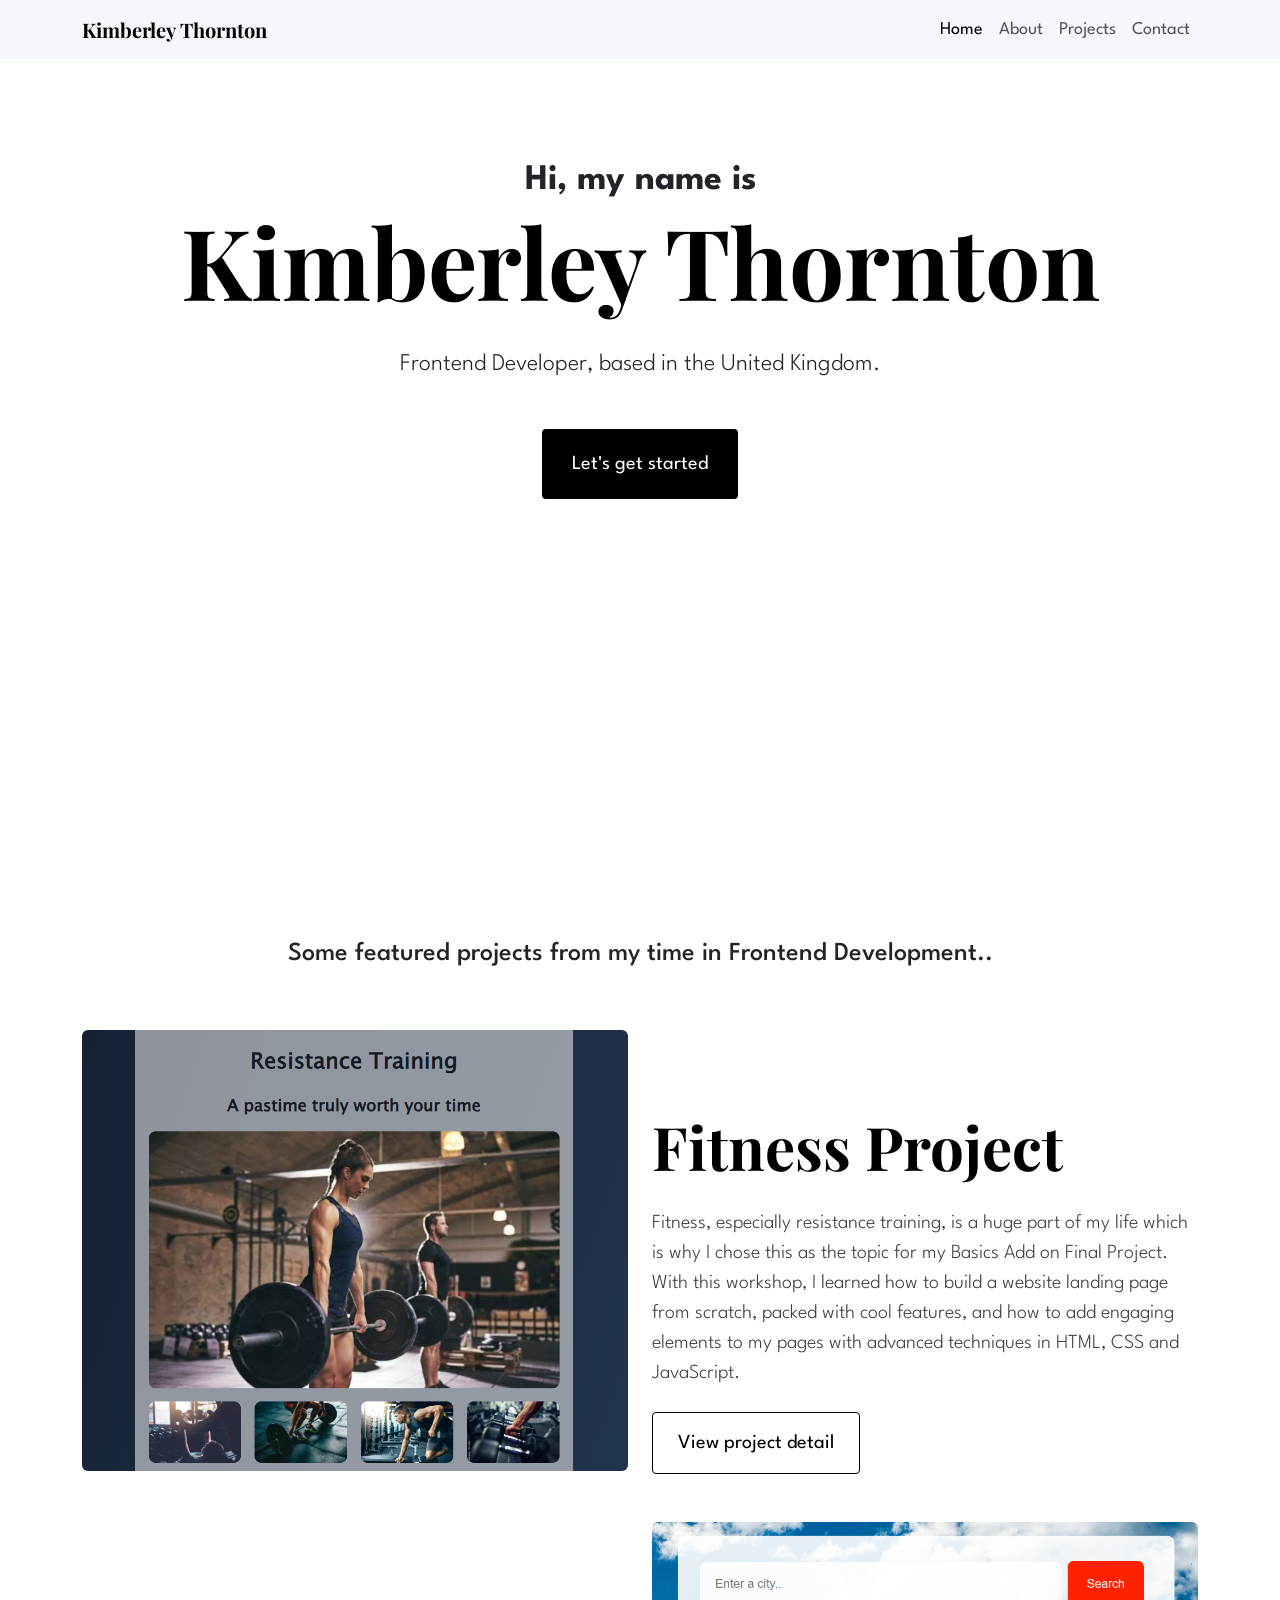
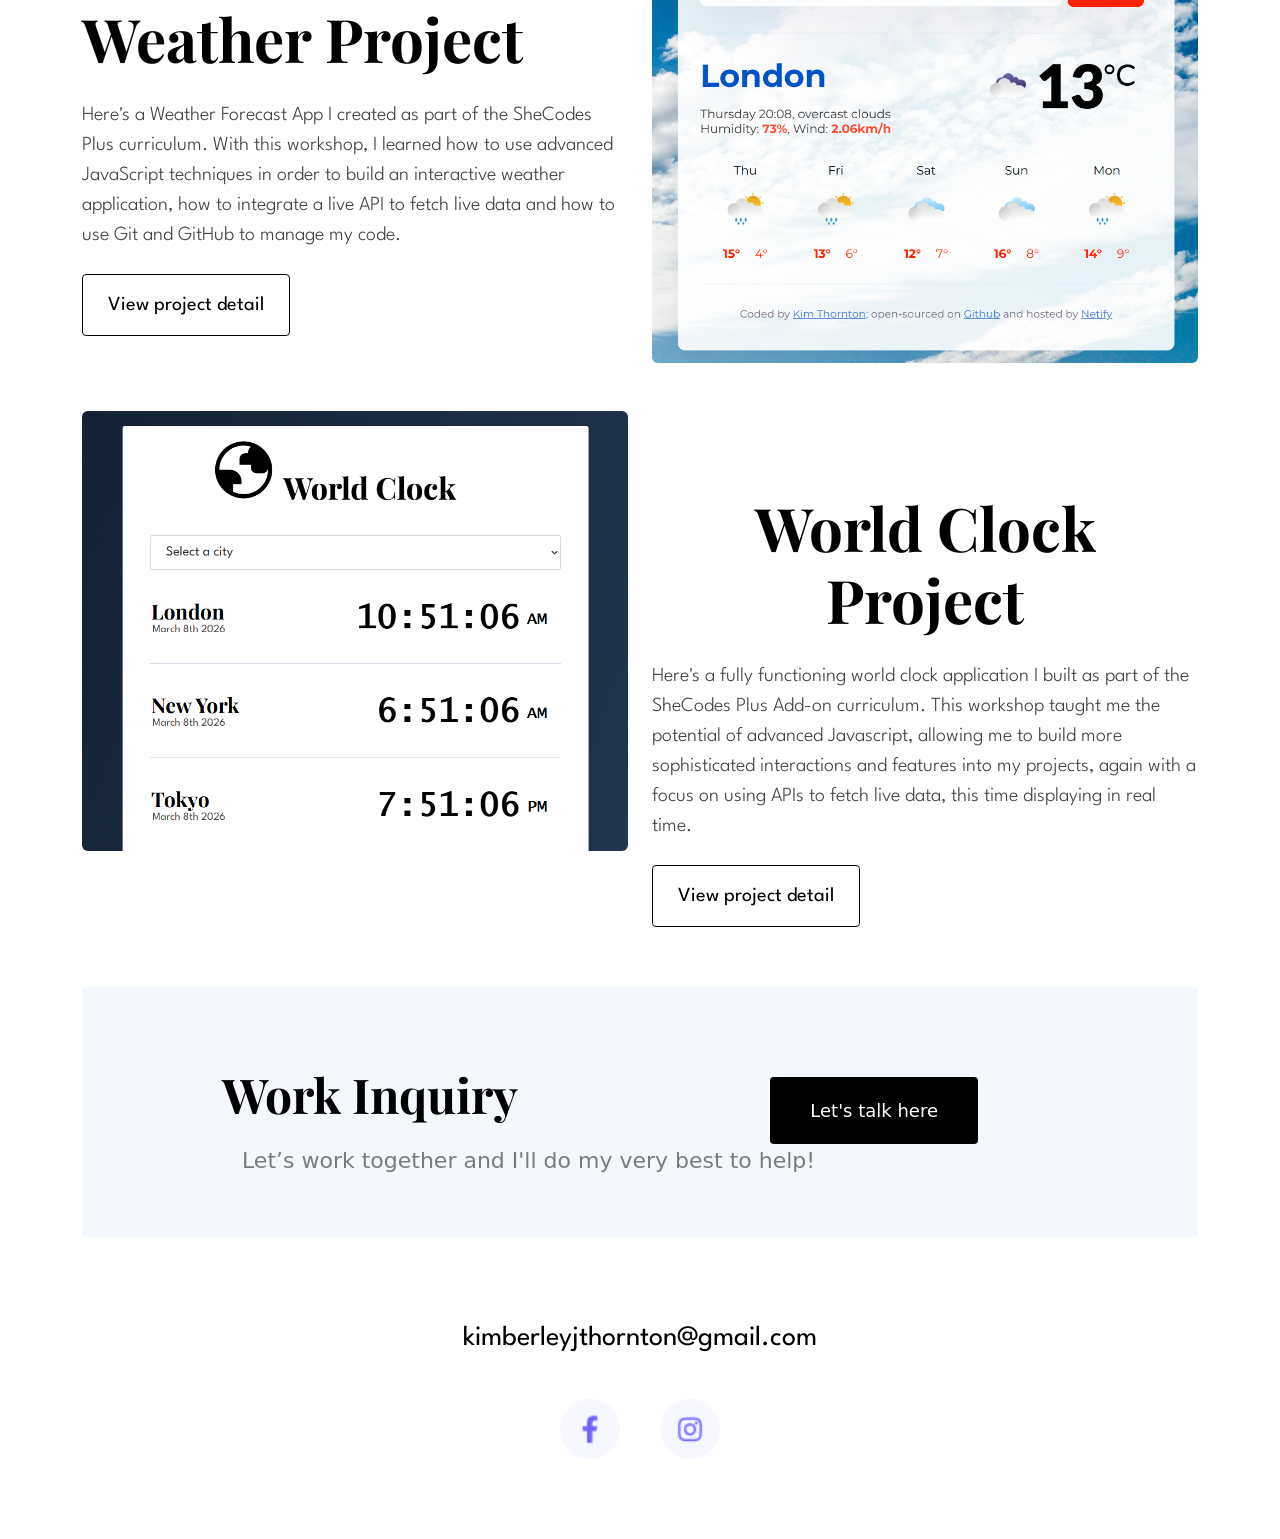
<file: index.html>
<!doctype html>
<html lang="en">
  <head>
    <meta charset="UTF-8" />
    <meta name="viewport" content="width=device-width, initial-scale=1.0" />
    <meta
      name="description"
      content="Kimberley Thornton's project portfolio homepage, discussing her education with SheCodes and showcasing her projects and skills as a frontend developer."
    />
    <link rel="preconnect" href="https://fonts.googleapis.com" />
    <link rel="preconnect" href="https://fonts.gstatic.com" crossorigin />
    <link
      href="https://fonts.googleapis.com/css2?family=League+Spartan:wght@100..900&family=Playfair+Display:ital,wght@0,400..900;1,400..900&display=swap"
      rel="stylesheet"
    />
    <link
      href="https://cdn.jsdelivr.net/npm/bootstrap@5.0.0-beta2/dist/css/bootstrap.min.css"
      rel="stylesheet"
      integrity="sha384-BmbxuPwQa2lc/FVzBcNJ7UAyJxM6wuqIj61tLrc4wSX0szH/Ev+nYRRuWlolflfl"
      crossorigin="anonymous"
    />
    <link rel="stylesheet" href="/css/style.css" />
    <script
      src="https://cdn.jsdelivr.net/npm/bootstrap@5.0.0-beta2/dist/js/bootstrap.bundle.min.js"
      integrity="sha384-b5kHyXgcpbZJO/tY9Ul7kGkf1S0CWuKcCD38l8YkeH8z8QjE0GmW1gYU5S9FOnJ0"
      crossorigin="anonymous"
    ></script>
    <title>
      Homepage to Kimberley Thornton's online project portfolio as frontend
      developer
    </title>
  </head>
  <body>
    <nav class="navbar navbar-expand-lg navbar-light fixed-end">
      <div class="container">
        <a class="navbar-brand" href="index.html" title="Homepage">
          Kimberley Thornton
        </a>
        <button
          class="navbar-toggler order-lg-3 ms-lg-3"
          type="button"
          data-bs-toggle="collapse"
          data-bs-target="#navbarNav"
          aria-controls="navbarNav"
          aria-expanded="false"
          aria-label="Toggle navigation"
        >
          <span class="navbar-toggler-icon"></span>
        </button>
        <div class="collapse navbar-collapse" id="navbarNav">
          <ul class="navbar-nav ms-auto order-lg-2">
            <li class="nav-item">
              <a
                class="nav-link active"
                aria-current="page"
                href="index.html"
                title="Kimberley's Homepage"
                >Home</a
              >
            </li>
            <li class="nav-item">
              <a
                class="nav-link"
                href="about.html"
                title="About Kimberley Thornton"
                >About</a
              >
            </li>
            <li class="nav-item">
              <a
                class="nav-link"
                href="projects.html"
                title="Kimberley's Projects"
                >Projects</a
              >
            </li>
            <li class="nav-item">
              <a
                class="nav-link"
                href="contact.html"
                title="Contact Kimberley Thornton"
                >Contact</a
              >
            </li>
          </ul>
        </div>
      </div>
    </nav>
    <div class="main-container">
      <div class="greetings-container">
        <h1 class="greeting-h1">Hi, my name is</h1>
        <h2 class="name-heading">Kimberley Thornton</h2>
        <h3>Frontend Developer, based in the United Kingdom.</h3>
        <button
          class="go-to-projects-button"
          title="View Kimberley's Projects"
          onclick="
            document
              .getElementById('projects')
              .scrollIntoView({ behavior: 'smooth' })
          "
        >
          Let's get started
        </button>
      </div>
    </div>
    <section>
      <h4 id="projects">
        Some featured projects from my time in Frontend Development..
      </h4>
    </section>
    <div class="container">
      <div class="row">
        <div class="col-md-6">
          <img
            src="images/fitness.png"
            class="img-fluid rounded d-none d-lg-block"
          />
        </div>
        <div class="col-md-6">
          <h2 class="home-project-headings mb-3">Fitness Project</h2>
          <p class="home-project-description mb-3">
            Fitness, especially resistance training, is a huge part of my life
            which is why I chose this as the topic for my Basics Add on Final
            Project. With this workshop, I learned how to build a website
            landing page from scratch, packed with cool features, and how to add
            engaging elements to my pages with advanced techniques in HTML, CSS
            and JavaScript.
          </p>
          <div class="mt-4">
            <a
              href="/projects.html#fitness-project"
              class="fitness-link"
              title="Fitness Project"
              >View project detail</a
            >
          </div>
        </div>
      </div>
      <div class="row mt-5">
        <div class="col-md-6">
          <h2 class="home-project-headings mb-3">Weather Project</h2>
          <p class="home-project-description mb-4">
            Here's a Weather Forecast App I created as part of the SheCodes Plus
            curriculum. With this workshop, I learned how to use advanced
            JavaScript techniques in order to build an interactive weather
            application, how to integrate a live API to fetch live data and how
            to use Git and GitHub to manage my code.
          </p>
          <div>
            <a
              href="/projects.html#weather-project"
              class="weather-link"
              title="Weather Project"
              >View project detail</a
            >
          </div>
        </div>
        <div class="col-md-6">
          <img
            src="images/weather2.png"
            class="img-fluid rounded d-none d-md-block mt-20"
          />
        </div>
      </div>
      <div class="row mt-5">
        <div class="col-md-6">
          <img
            src="images/world-clock.png"
            class="img-fluid rounded d-none d-md-block"
          />
        </div>
        <div class="col-md-6">
          <h2 class="home-project-headings mb-3">World Clock Project</h2>
          <p class="home-project-description mb-2">
            Here's a fully functioning world clock application I built as part
            of the SheCodes Plus Add-on curriculum. This workshop taught me the
            potential of advanced Javascript, allowing me to build more
            sophisticated interactions and features into my projects, again with
            a focus on using APIs to fetch live data, this time displaying in
            real time.
          </p>
          <div class="mt-4">
            <a
              href="/projects.html#world-clock-project"
              class="world-clock-link mt-0"
              title="World Clock Project"
              >View project detail</a
            >
          </div>
        </div>
      </div>
      <div class="work-inquiry-section">
        <div class="work-inquiry-container">
          <h2 class="work-inquiry-text">Work Inquiry</h2>
          <a href="#" class="talk-here-link" title="Get in touch"
            >Let's talk here</a
          >
        </div>
        <p class="work-together-p">
          Let’s work together and I'll do my very best to help!
        </p>
      </div>
      <footer class="socials-footer">
        <a
          href="mailto:kimberleyjthornton@gmail.com"
          class="footer-email-link"
          title="Kimberley's email contact"
        >
          kimberleyjthornton@gmail.com
        </a>
        <div class="container footer-socials-images">
          <div class="row">
            <div class="col-md-6">
              <a
                href="https://www.facebook.com/kimberley.g.thornton"
                target="_blank"
              >
                <img
                  src="images/facebook.png"
                  class="img-fluid socials-icon me-2"
                  alt="Facebook link"
                  title="Facebook page"
                />
              </a>
            </div>
            <div class="col-md-6">
              <a
                href="https://www.instagram.com/kimberleythornton_/"
                target="_blank"
                ><img
                  src="images/instagram.png"
                  class="img-fluid socials-icon ms-2"
                  alt="Instagram link"
                  title="Instagram profile"
              /></a>
            </div>
          </div>
        </div>
      </footer>
    </div>
  </body>
</html>
</file>
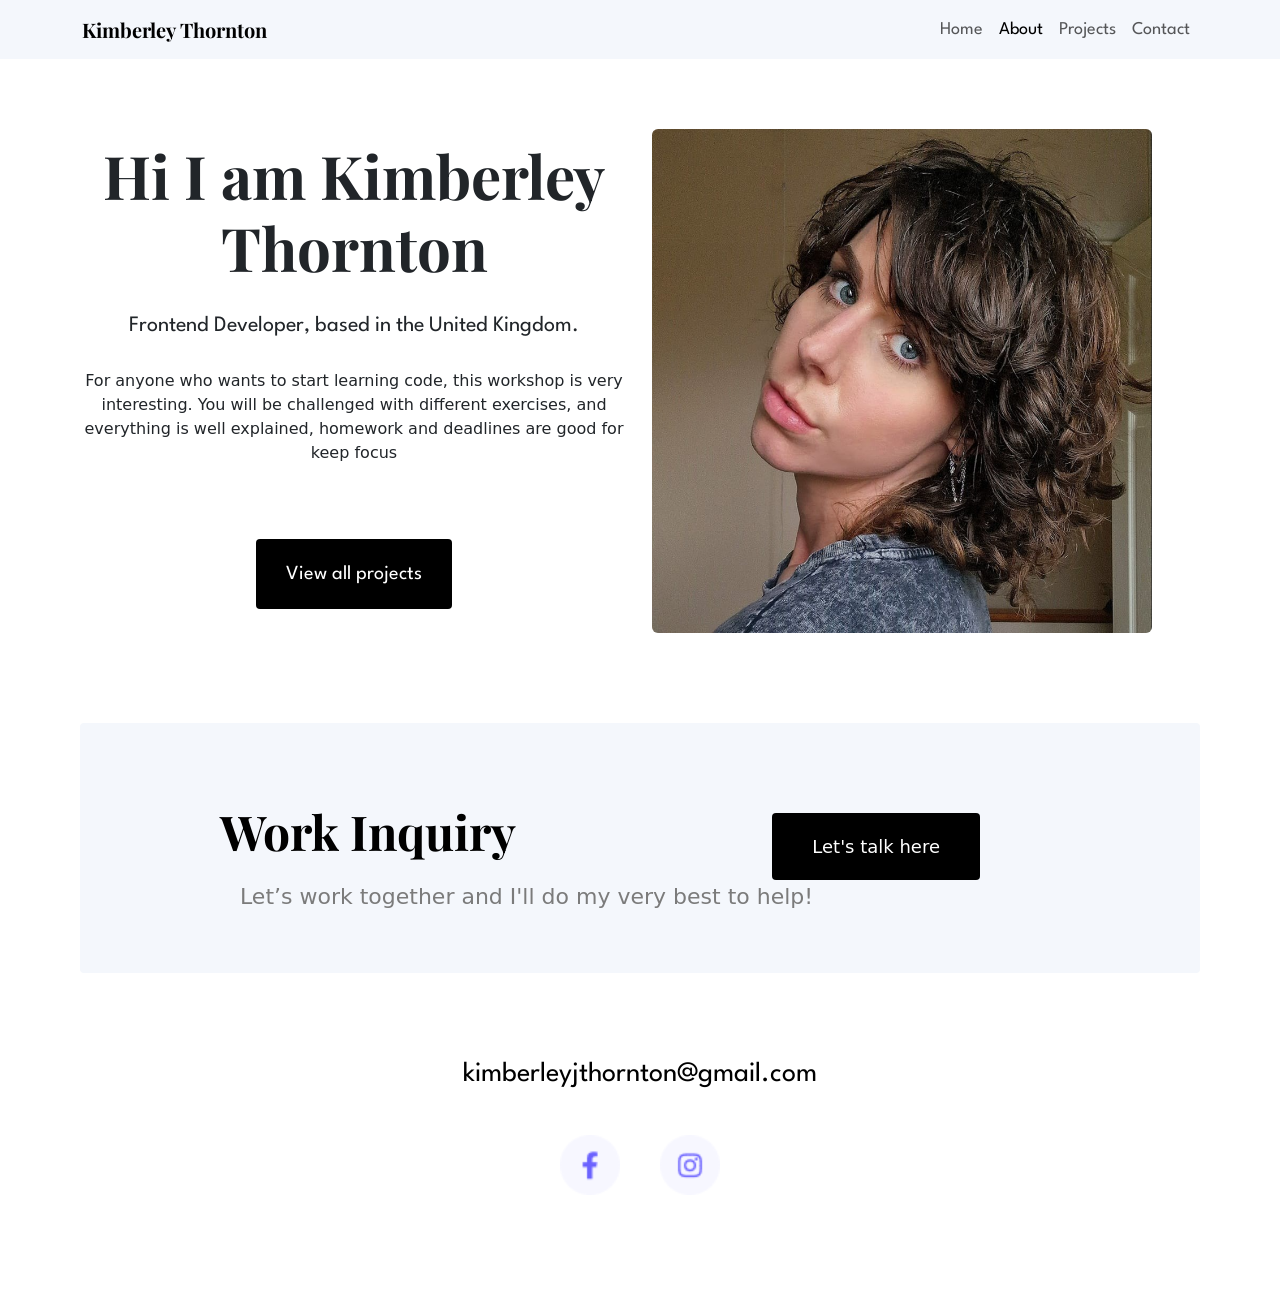
<file: about.html>
<!doctype html>
<html lang="en">
  <head>
    <meta charset="UTF-8" />
    <meta name="viewport" content="width=device-width, initial-scale=1.0" />
    <meta name="description" context="Kimberley Thornton's project portfolio about page, with a link to viewing some featured projects" />
    <link rel="preconnect" href="https://fonts.googleapis.com" />
    <link rel="preconnect" href="https://fonts.gstatic.com" crossorigin />
    <link
      href="https://fonts.googleapis.com/css2?family=League+Spartan:wght@100..900&family=Playfair+Display:ital,wght@0,400..900;1,400..900&display=swap"
      rel="stylesheet"
    />
    <link
      href="https://cdn.jsdelivr.net/npm/bootstrap@5.0.0-beta2/dist/css/bootstrap.min.css"
      rel="stylesheet"
      integrity="sha384-BmbxuPwQa2lc/FVzBcNJ7UAyJxM6wuqIj61tLrc4wSX0szH/Ev+nYRRuWlolflfl"
      crossorigin="anonymous"
    />
    <link rel="stylesheet" href="/css/style.css" />
    <script
      src="https://cdn.jsdelivr.net/npm/bootstrap@5.0.0-beta2/dist/js/bootstrap.bundle.min.js"
      integrity="sha384-b5kHyXgcpbZJO/tY9Ul7kGkf1S0CWuKcCD38l8YkeH8z8QjE0GmW1gYU5S9FOnJ0"
      crossorigin="anonymous"
    ></script>
    <title>About page to Kimberley Thornton's online project portfolio</title>
  </head>
  <body>
    <nav class="navbar navbar-expand-lg navbar-light fixed-end">
      <div class="container">
        <a class="navbar-brand" href="index.html" title="Homepage">
          Kimberley Thornton
        </a>

        <button
          class="navbar-toggler order-lg-3 ms-lg-3"
          type="button"
          data-bs-toggle="collapse"
          data-bs-target="#navbarNav"
          aria-controls="navbarNav"
          aria-expanded="false"
          aria-label="Toggle navigation"
        >
          <span class="navbar-toggler-icon"></span>
        </button>
        <div class="collapse navbar-collapse" id="navbarNav">
          <ul class="navbar-nav ms-auto order-lg-2">
            <li class="nav-item">
              <a class="nav-link" href="index.html" title="Homepage">Home</a>
            </li>
            <li class="nav-item">
              <a
                class="nav-link active"
                aria-current="page"
                href="about.html"
                title="About Kimberley Thornton"
                >About</a
              >
            </li>
            <li class="nav-item">
              <a
                class="nav-link"
                href="projects.html"
                title="Kimberley's Projects"
                >Projects</a
              >
            </li>
            <li class="nav-item">
              <a
                class="nav-link"
                href="contact.html"
                title="Contact Kimberley Thornton"
                >Contact</a
              >
            </li>
          </ul>
        </div>
      </div>
    </nav>
    <div class="main-container">
      <div class="about-me-container">
        <div class="about-me-text">
          <div class="row">
            <div class="col-md-6 inline-contents">
              <h1 class="about-me-header">Hi I am Kimberley Thornton</h1>
              <h3>Frontend Developer, based in the United Kingdom.</h3>
              <p class="text-center fs-6 fw-light mb-4">
                For anyone who wants to start learning code, this workshop is
                very interesting. You will be challenged with different
                exercises, and everything is well explained, homework and
                deadlines are good for keep focus
              </p>
              <div class="all-projects-button-wrapper">
                <a href="/projects.html#projects-page" class="all-projects-button" title="View Projects">View all projects</a>
              </div>
            </div>
            <div class="col-md-6">
              <div class="portfolio-image">
                <img
                  src="images/portfolio-about-me.png" class="img-fluid rounded d-none d-md-block"
                  alt="Kimberley Thornton" title="Kimberley Thornton"
                />
              </div>
            </div>
          </div>
        </div>
      </div>
            <div class="work-inquiry-section">
        <div class="work-inquiry-container">
          <h2 class="work-inquiry-text">Work Inquiry</h2>
          <a href="#" class="talk-here-link" title="Get in touch">Let's talk here</a>
        </div>
        <p class="work-together-p">
          Let’s work together and I'll do my very best to help!
        </p>
      </div>
      <footer class="socials-footer">
        <a href="mailto:kimberleyjthornton@gmail.com" class="footer-email-link" title="Kimberley's email contact">
          kimberleyjthornton@gmail.com
        </a>
        <div class="container footer-socials-images">
          <div class="row">
            <div class="col-md-6">
              <a
                href="https://www.facebook.com/kimberley.g.thornton"
                target="_blank"
              >
                <img
                  src="images/facebook.png"
                  class="img-fluid socials-icon me-2"
                  alt="Facebook link" title="Facebook page"
                />
              </a>
            </div>
            <div class="col-md-6">
              <a
                href="https://www.instagram.com/kimberleythornton_/"
                target="_blank"
                ><img
                  src="images/instagram.png"
                  class="img-fluid socials-icon ms-2"
                  alt="Instagram link" title="Instagram profile"
              /></a>
            </div>
          </div>
        </div>
    </div>
  </body>
</html>
</file>
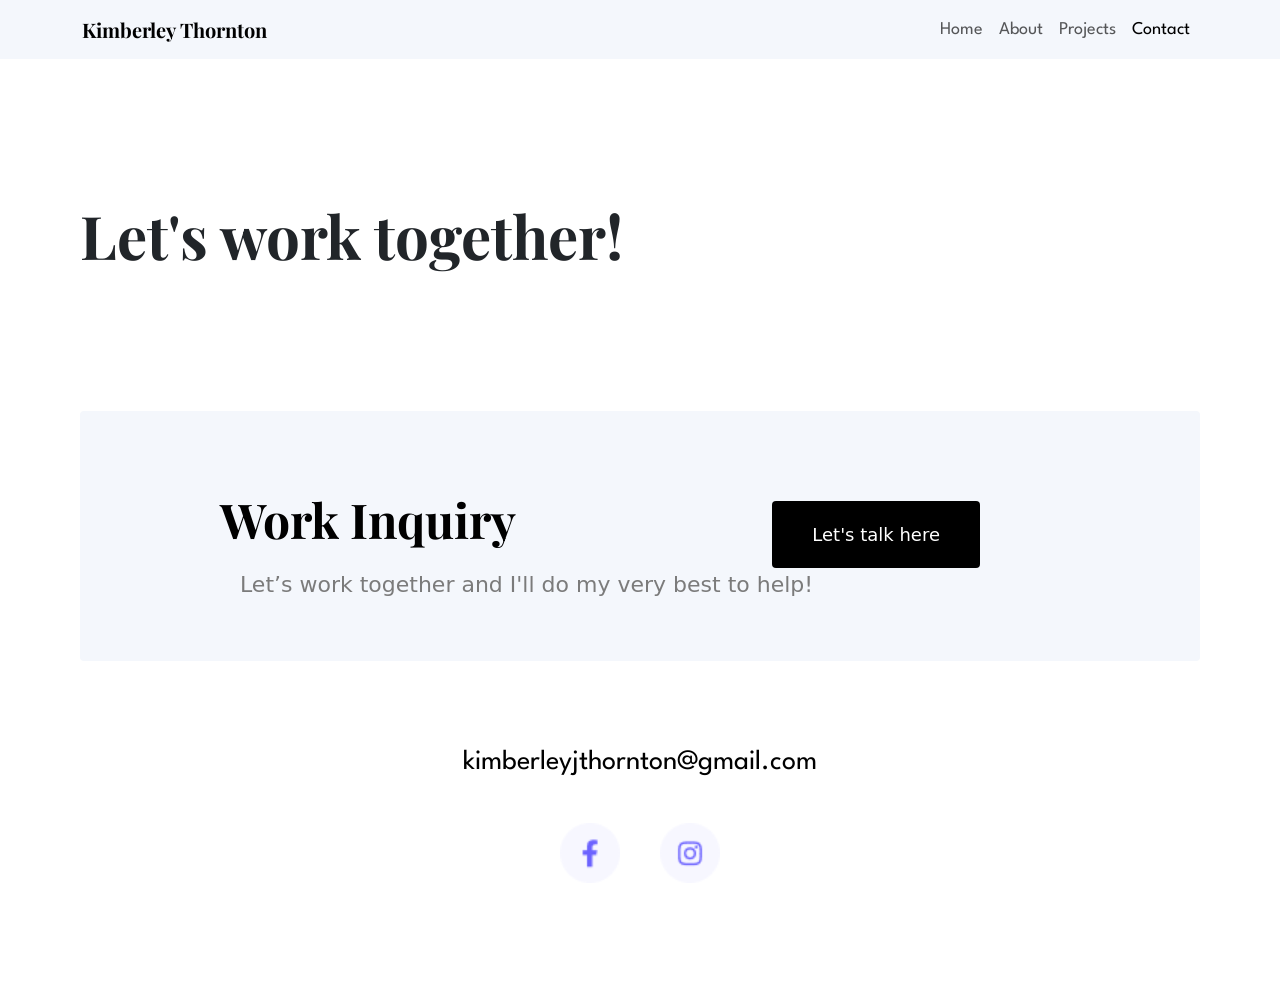
<file: contact.html>
<!doctype html>
<html lang="en">
  <head>
    <meta charset="UTF-8" />
    <meta name="viewport" content="width=device-width, initial-scale=1.0" />
    <meta name="description" content="Kimberley Thornton's project portfolio contact page, inviting you to contact her and view her social media handles"/>
    <link rel="preconnect" href="https://fonts.googleapis.com" />
    <link rel="preconnect" href="https://fonts.gstatic.com" crossorigin />
    <link
      href="https://fonts.googleapis.com/css2?family=League+Spartan:wght@100..900&family=Playfair+Display:ital,wght@0,400..900;1,400..900&display=swap"
      rel="stylesheet"
    />
    <link
      href="https://cdn.jsdelivr.net/npm/bootstrap@5.0.0-beta2/dist/css/bootstrap.min.css"
      rel="stylesheet"
      integrity="sha384-BmbxuPwQa2lc/FVzBcNJ7UAyJxM6wuqIj61tLrc4wSX0szH/Ev+nYRRuWlolflfl"
      crossorigin="anonymous"
    />
    <link rel="stylesheet" href="/css/style.css" />
    <script
      src="https://cdn.jsdelivr.net/npm/bootstrap@5.0.0-beta2/dist/js/bootstrap.bundle.min.js"
      integrity="sha384-b5kHyXgcpbZJO/tY9Ul7kGkf1S0CWuKcCD38l8YkeH8z8QjE0GmW1gYU5S9FOnJ0"
      crossorigin="anonymous"
    ></script>
    <title>Kimberley Thornton's project portfolio contact page</title>
  </head>
  <body>
    <nav class="navbar navbar-expand-lg navbar-light fixed-end">
      <div class="container">
        <a class="navbar-brand" href="index.html" title="Homepage">
          Kimberley Thornton
        </a>

        <button
          class="navbar-toggler order-lg-3 ms-lg-3"
          type="button"
          data-bs-toggle="collapse"
          data-bs-target="#navbarNav"
          aria-controls="navbarNav"
          aria-expanded="false"
          aria-label="Toggle navigation"
        >
          <span class="navbar-toggler-icon"></span>
        </button>
        <div class="collapse navbar-collapse" id="navbarNav">
          <ul class="navbar-nav ms-auto order-lg-2">
            <li class="nav-item">
              <a class="nav-link" href="index.html" title="Homepage">Home</a>
            </li>
            <li class="nav-item">
              <a
                class="nav-link"
                href="about.html"
                title="About Kimberley Thornton"
                >About</a
              >
            </li>
            <li class="nav-item">
              <a
                class="nav-link"
                href="projects.html"
                title="Kimberley's Projects"
                >Projects</a
              >
            </li>
            <li class="nav-item">
              <a
                class="nav-link active"
                aria-current="page"
                href="contact.html"
                title="Contact Kimberley Thornton"
                >Contact</a
              >
            </li>
          </ul>
        </div>
      </div>
    </nav>
    <div class="main-container">
     <h1 class="contact-page-header">Let's work together!</h1>
      <div class="work-inquiry-section">
        <div class="work-inquiry-container">
          <h2 class="work-inquiry-text">Work Inquiry</h2>
          <a href="#" class="talk-here-link" title="Get in touch">Let's talk here</a>
        </div>
        <p class="work-together-p">
          Let’s work together and I'll do my very best to help!
        </p>
      </div>
      <footer class="socials-footer">
        <a href="mailto:kimberleyjthornton@gmail.com" class="footer-email-link" title="Kimberley's email contact">
          kimberleyjthornton@gmail.com
        </a>
        <div class="container footer-socials-images">
          <div class="row">
            <div class="col-md-6">
              <a
                href="https://www.facebook.com/kimberley.g.thornton"
                target="_blank"
              >
                <img
                  src="images/facebook.png"
                  class="img-fluid socials-icon me-2"
                  alt="Facebook link" title="Facebook"
                />
              </a>
            </div>
            <div class="col-md-6">
              <a
                href="https://www.instagram.com/kimberleythornton_/"
                target="_blank"
                ><img
                  src="images/instagram.png"
                  class="img-fluid socials-icon ms-2"
                  alt="Instagram link" title="Instagram profile"
              /></a>
            </div>
          </div>
        </div>
    </div>
  </body>
</html>
</file>
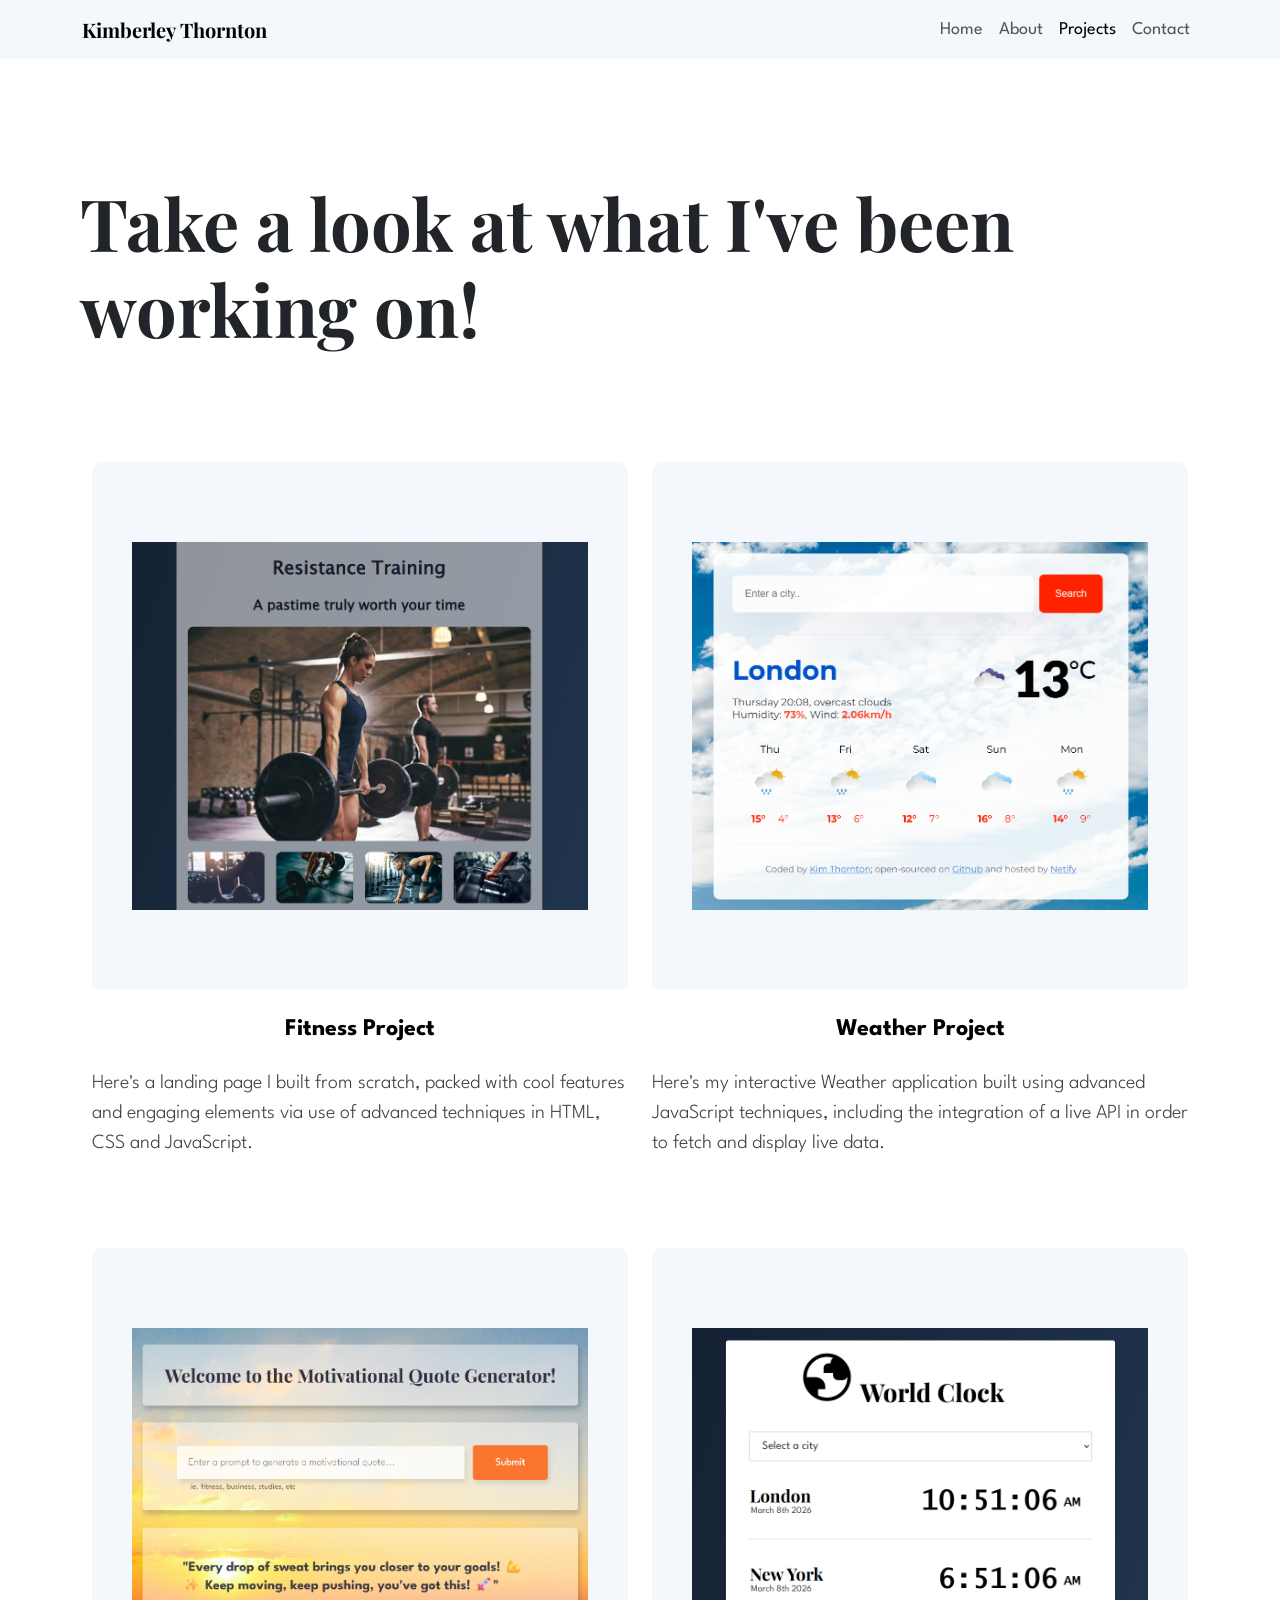
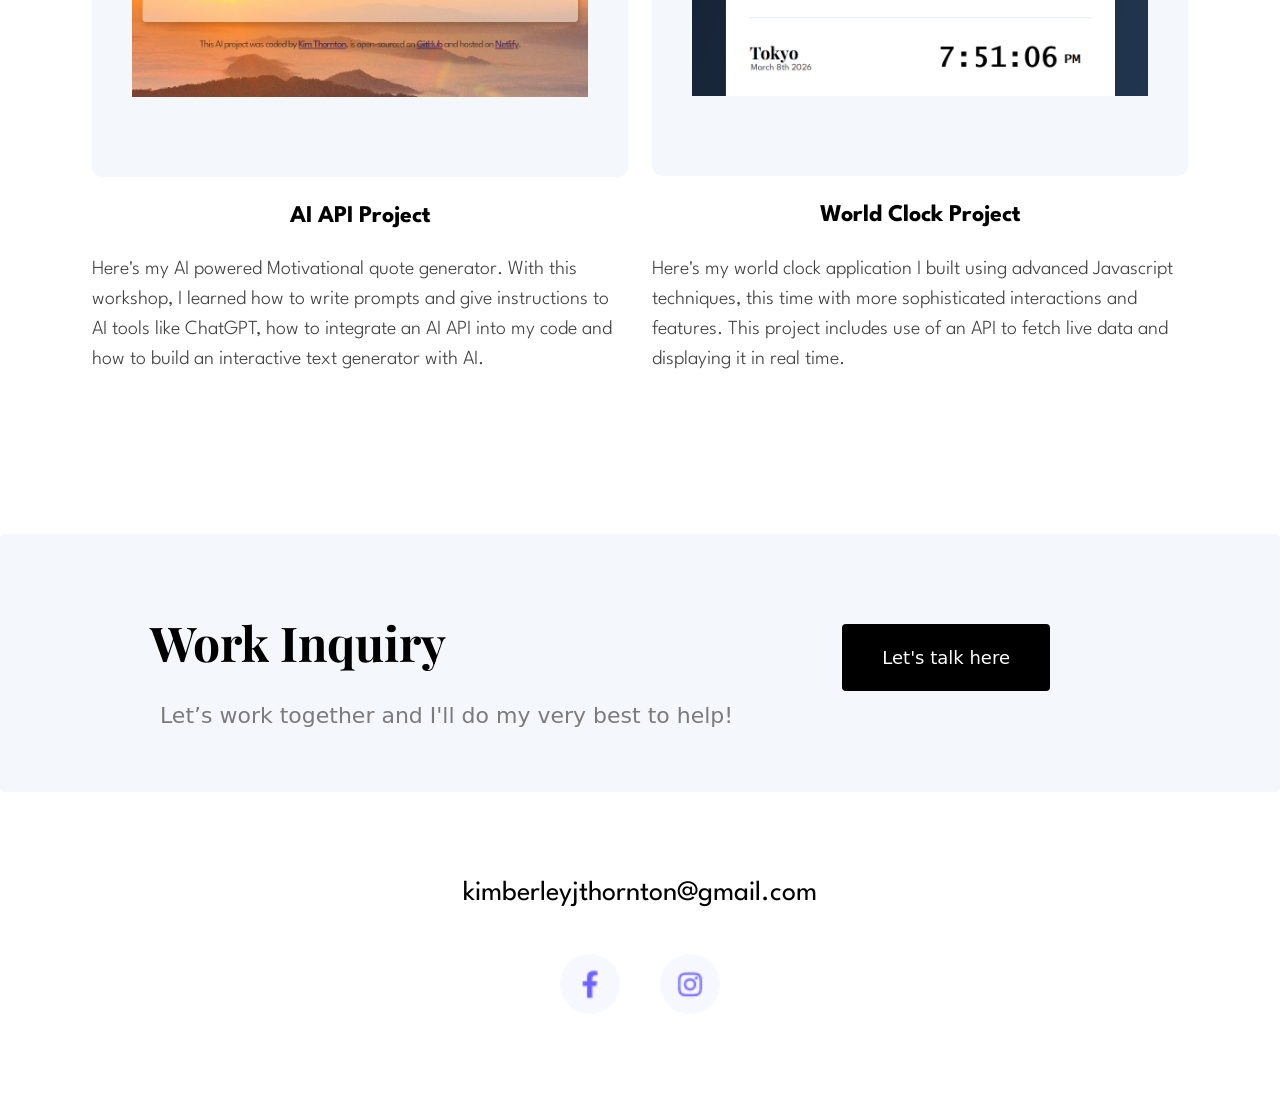
<file: projects.html>
<!doctype html>
<html lang="en">
  <head>
    <meta charset="UTF-8" />
    <meta name="viewport" content="width=device-width, initial-scale=1.0" />
    <meta name="description" content="Kimberley Thornton's project portfolio page, showcasing some of her projects with a description of some of the applied skills and knowledge acquired from her education with SheCodes"/>
    <link rel="preconnect" href="https://fonts.googleapis.com" />
    <link rel="preconnect" href="https://fonts.gstatic.com" crossorigin />
    <link
      href="https://fonts.googleapis.com/css2?family=League+Spartan:wght@100..900&family=Playfair+Display:ital,wght@0,400..900;1,400..900&display=swap"
      rel="stylesheet"
    />
    <link
      href="https://cdn.jsdelivr.net/npm/bootstrap@5.0.0-beta2/dist/css/bootstrap.min.css"
      rel="stylesheet"
      integrity="sha384-BmbxuPwQa2lc/FVzBcNJ7UAyJxM6wuqIj61tLrc4wSX0szH/Ev+nYRRuWlolflfl"
      crossorigin="anonymous"
    />
    <link rel="stylesheet" href="/css/style.css" />
    <script
      src="https://cdn.jsdelivr.net/npm/bootstrap@5.0.0-beta2/dist/js/bootstrap.bundle.min.js"
      integrity="sha384-b5kHyXgcpbZJO/tY9Ul7kGkf1S0CWuKcCD38l8YkeH8z8QjE0GmW1gYU5S9FOnJ0"
      crossorigin="anonymous"
    ></script>
    <title>Kimberley Thornton's project portfolio project page</title>
  </head>
  <body>
    <nav class="navbar navbar-expand-lg navbar-light fixed-end">
      <div class="container">
        <a class="navbar-brand" href="index.html" title="Homepage">
          Kimberley Thornton
        </a>
        <button
          class="navbar-toggler order-lg-3 ms-lg-3"
          type="button"
          data-bs-toggle="collapse"
          data-bs-target="#navbarNav"
          aria-controls="navbarNav"
          aria-expanded="false"
          aria-label="Toggle navigation"
        >
          <span class="navbar-toggler-icon"></span>
        </button>
        <div class="collapse navbar-collapse" id="navbarNav">
          <ul class="navbar-nav ms-auto order-lg-2">
            <li class="nav-item">
              <a class="nav-link" href="index.html" title="Homepage">Home</a>
            </li>
            <li class="nav-item">
              <a
                class="nav-link"
                href="about.html"
                title="About Kimberley Thornton"
                >About</a
              >
            </li>
            <li class="nav-item">
              <a
                class="nav-link active"
                aria-current="page"
                href="projects.html"
                title="Kimberley's Projects"
                >Projects</a
              >
            </li>
            <li class="nav-item">
              <a
                class="nav-link"
                href="contact.html"
                title="Contact Kimberley Thornton"
                >Contact</a
              >
            </li>
          </ul>
        </div>
      </div>
    </nav>
    <div class="main-container">
      <h1 class="project-page-header" id="projects-page">
        Take a look at what I've been working on!
      </h1>
      <div class="container">
        <div class="row">
          <div class="col-md-6">
            <div class="project-group">
              <img
                src="images/fitness.png"
                class="img-fluid project-image" id="fitness-project" alt="Fitness Project" title="Fitness Project"
              />
              <h2 class="project-group-headers">Fitness Project</h2>
              <p class="project-description mt-4">
                Here's a landing page I built from scratch, packed with cool features and engaging elements via use of advanced techniques in HTML, CSS and JavaScript.
            </div>
          </div>
          <div class="col-md-6">
            <div class="project-group">
              <img
                src="images/weather2.png"
                class="img-fluid project-image" id="weather-project" alt="Weather Project" title="Weather Project"
              />
              <h2 class="project-group-headers">Weather Project</h2>
              <p class="project-description mt-4">
                Here's my interactive Weather application built using advanced JavaScript techniques, including the integration of a live API in order to fetch and display live data.
              </p>
            </div>
          </div>
          <div class="container">
            <div class="row">
              <div class="col-md-6">
                <div class="project-group">
                  <img
                    src="images/quote-generator.png"
                    class="img-fluid project-image" alt="AI API Project" title="AI API Project"/>
                  <h2 class="project-group-headers">AI API Project</h2>
                  <p class="project-description mt-4">
                    Here's my AI powered Motivational quote generator. With this workshop, I learned how to write prompts and give instructions to AI tools like ChatGPT, how to integrate an AI API into my code and how to build an interactive text generator with AI.
                  </p>
                </div>
              </div>
              <div class="col-md-6">
                <div class="project-group">
                  <img
                    src="images/world-clock.png"
                    class="img-fluid project-image" id="world-clock-project" alt="World Clock Project" title="World Clock Project"
                  />
                  <h2 class="project-group-headers">World Clock Project</h2>
                  <p class="project-description mt-4">
                    Here's my world clock application I built using advanced Javascript techniques, this time with more sophisticated interactions and features. This project includes use of an API to fetch live data and displaying it in real time.
                  </p>
                </div>
              </div>
            </div>
          </div>
        </div>
      </div>
    </div>
    <div class="work-inquiry-section">
        <div class="work-inquiry-container">
          <h2 class="work-inquiry-text">Work Inquiry</h2>
          <a href="#" class="talk-here-link" title="Get in touch">Let's talk here</a>
        </div>
        <p class="work-together-p mt-2">
          Let’s work together and I'll do my very best to help!
        </p>
      </div>
      <footer class="socials-footer">
        <a href="mailto:kimberleyjthornton@gmail.com" class="footer-email-link" title="Kimberley's email contact">
          kimberleyjthornton@gmail.com
        </a>
        <div class="container footer-socials-images">
          <div class="row">
            <div class="col-md-6">
              <a
                href="https://www.facebook.com/kimberley.g.thornton"
                target="_blank"
              >
                <img
                  src="images/facebook.png"
                  class="img-fluid socials-icon me-2"
                  alt="Facebook link" title="Facebook page"
                />
              </a>
            </div>
            <div class="col-md-6">
              <a
                href="https://www.instagram.com/kimberleythornton_/"
                target="_blank" title="Instagram profile"
                ><img
                  src="images/instagram.png"
                  class="img-fluid socials-icon ms-2"
                  alt="Instagram link"
              /></a>
            </div>
          </div>
        </div>
    </div>
  </body>
</html>
</file>
<file: css/style.css>
body {
  background-color: white;
}

.main-container {
  max-width: 1200px;
  margin: 0 auto;
  padding: 40px;
}

.navbar {
  background-color: #f4f7fc;
}

.navbar-brand {
  font-family: "Playfair Display", serif;
  font-weight: bold;
  font-size: 20px;
}

.nav-item {
  font-family: "League Spartan", sans-serif;
  font-size: 18px;
}

h1 {
  font-family: "League Spartan", sans-serif;
  font-weight: 700;
  font-size: 36px;
  text-align: center;
  margin-top: 60px;
  margin-bottom: 0;
}

h2 {
  color: black;
  font-family: "Playfair Display", serif;
  font-size: 98px;
  font-weight: bold;
  text-align: center;
  margin: 0;
}

h3 {
  font-family: "League Spartan", sans-serif;
  font-weight: 300;
  font-size: 24px;
  text-align: center;
  margin: 30px;
}

h4 {
  font-family: "League Spartan", sans-serif;
  font-weight: 500;
  font-size: 26px;
  text-align: center;
  margin-bottom: 60px;
}

.greetings-container {
  margin-bottom: 400px;
}

.home-project-headings {
  font-family: "Playfair Display", serif;
  font-size: 60px;
  margin-top: 80px;
  display: inline-block;
}

.home-project-description {
  color: #3f3f3f;
  font-family: "League Spartan", sans-serif;
  font-weight: 300;
  font-size: 20px;
  margin-top: 10px;
  margin-bottom: 0;
}

.fitness-link,
.weather-link,
.world-clock-link {
  display: inline-block;
  padding: 15px 25px;
  color: black;
  text-decoration: none;
  font-family: "League Spartan", sans-serif;
  font-weight: 400;
  font-size: 20px;
  border: 1px solid black;
  border-radius: 4px;
}

.fitness-link:hover,
.weather-link:hover,
.world-clock-link:hover {
  color: black;
  text-decoration: none;
  font-family: "League Spartan", sans-serif;
}

html {
  scroll-behavior: smooth;
}

.go-to-projects-button {
  display: block;
  margin: 50px auto 0 auto;
  padding: 20px 30px;
  color: white;
  background-color: black;
  border: none;
  border-radius: 4px;
  font-family: "League Spartan", sans-serif;
  font-weight: 400;
  font-size: 20px;
  cursor: pointer;
}

.about-me-header {
  font-family: "Playfair Display", serif;
  font-size: 60px;
  margin-top: 40px;
  display: inline-block;
}

.about-me-text h3 {
  font-family: "League Spartan", sans-serif;
  font-weight: 400;
  font-size: 22px;
  text-align: center;
  margin: 30px;
}

.portfolio-image img {
  width: 500px;
  border-radius: 10px;
  margin: 30px 0;
}

.all-projects-button-wrapper {
  text-align: center;
}

.all-projects-button {
  display: inline-block;
  margin-top: 50px;
  padding: 20px 30px;
  color: white;
  background-color: black;
  border: none;
  border-radius: 4px;
  font-family: "League Spartan", sans-serif;
  font-weight: 400;
  font-size: 20px;
  text-decoration: none;
}

.all-projects-button:hover {
  color: white;
  text-decoration: none;
}

.project-page-header {
  font-family: "Playfair Display", serif;
  font-size: 72px;
  margin: 120px 0 auto;
  text-align: start;
  margin: 80px 0 80px;
}

.project-image {
  width: 600px;
  background-color: #f4f7fc;
  padding: 80px 40px;
  border-radius: 10px;
  margin: 30px 20px 0 0;
}

.project-group-headers {
  font-family: "league spartan", sans-serif;
  font-size: 24px;
  font-weight: bold;
  margin-top: 25px;
  text-align: center;
}

.project-group p {
  color: #3f3f3f;
  font-family: "League Spartan", sans-serif;
  font-weight: 300;
  font-size: 20px;
  margin: 0 0 60px 0;
}

.contact-page-header {
  font-family: "Playfair Display", serif;
  font-size: 60px;
  margin-top: 25px;
  display: inline-block;
  margin: 100px 0 80px;
}

.work-inquiry-section {
  margin-top: 60px;
  padding: 60px 80px;
  background-color: #f4f7fc;
  border-radius: 4px;
}

.work-inquiry-container {
  display: flex;
  justify-content: space-between;
  align-items: center;
  max-width: 1100px;
  margin: auto;
}

.work-inquiry-text {
  font-family: "Playfair Display", serif;
  font-size: 48px;
  margin-left: 60px;
  font-weight: 700;
}

.work-together-p {
  color: #7b7b7b;
  margin: 0 0 0 80px;
  font-weight: 400;
  font-size: 22px;
}

.talk-here-link {
  text-decoration: none;
  padding: 20px 40px;
  margin: 30px 140px 0 0;
  color: white;
  border-radius: 4px;
  font-size: 18px;
  font-weight: 400;
  background: black;
}

.talk-here-link:hover {
  text-decoration: none;
  color: white;
}

.socials-footer {
  margin: 80px;
}

.footer-email-link {
  display: flex;
  justify-content: center;
  font-family: "League Spartan", sans-serif;
  font-size: 28px;
  font-weight: 400;
  color: black;
  text-decoration: none;
}

.email-link:hover {
  text-decoration: underline;
  color: black;
}

.footer-socials-images {
  display: flex;
  justify-content: space-evenly;
  margin: 40px 0 0 0;
}

.socials-icon {
  width: 60px;
  height: 60px;
}

@media (max-width: 600px) {
  .navbar-brand {
    font-size: 12px;
  }
  .name-heading {
    font-size: 50px;
    text-align: center;
  }
  .greeting-h1 {
    font-size: 22px;
    text-align: center;
  }
  .greetings-container,
  h3 {
    font-size: 20px;
  }
  #projects {
    font-size: 24px;
    margin-bottom: 0;
    font-weight: 500;
  }
  .home-project-headings {
    font-size: 46px;
    display: flex;
    justify-content: center;
  }
  .home-project-headings:first-child {
    margin-top: 5px;
  }
  .home-project-description {
    text-align: center;
  }
  .fitness-link,
  .weather-link,
  .world-clock-link {
    display: flex;
    justify-content: center;
    background-color: black;
    color: white;
  }
  .about-me-header {
    font-size: 52px;
    margin-bottom: 0;
  }
  .about-me-text h3 {
    font-size: 20px;
    margin: 6px 20px 10px 20px;
  }
  .about-me-text p {
    text-align: center;
    margin: 0 10px 0 10px;
    font-size: 16px;
    font-weight: 300;
  }
  .project-page-header {
    font-size: 30px;
    text-align: center;
    background-color: #f4f7fc;
    padding: 10px;
    border-radius: 8px;
    margin: 10px 20px 5px 20px;
  }
  .project-group-headers h2 {
    font-size: 26px;
    margin: 0 10px 0 5px;
  }
  .project-group p {
    font-size: 18px;
    margin: 0 10px 2px 10px;
    text-align: center;
  }
  .project-image {
    padding: 40px;
    border-radius: 10px;
    margin-top: 80px;
  }
  .contact-page-header {
    font-size: 54px;
    text-align: center;
    margin: 10px;
  }
  .work-inquiry-container {
    display: flex;
    justify-content: space-between;
    align-items: center;
  }
  .work-inquiry-text {
    font-size: 2.2rem;
    margin-bottom: 10px;
  }
  .talk-here-link {
    display: inline-block;
    margin: 5px 80px 10px 0;
    font-size: 1rem;
    padding: 8px 14px;
  }
  .work-together-p {
    text-align: start;
    padding: 0 15px;
    font-size: 0.95rem;
    line-height: 1.5;
    margin: 15px 10px 10px 60px;
  }
  .work-inquiry-section {
    padding: 20px 10px;
  }
  .socials-footer {
    margin: 30px;
  }
  .footer-email-link {
    font-size: 24px;
  }
  .footer-socials-images {
    display: none;
  }
}
</file>
